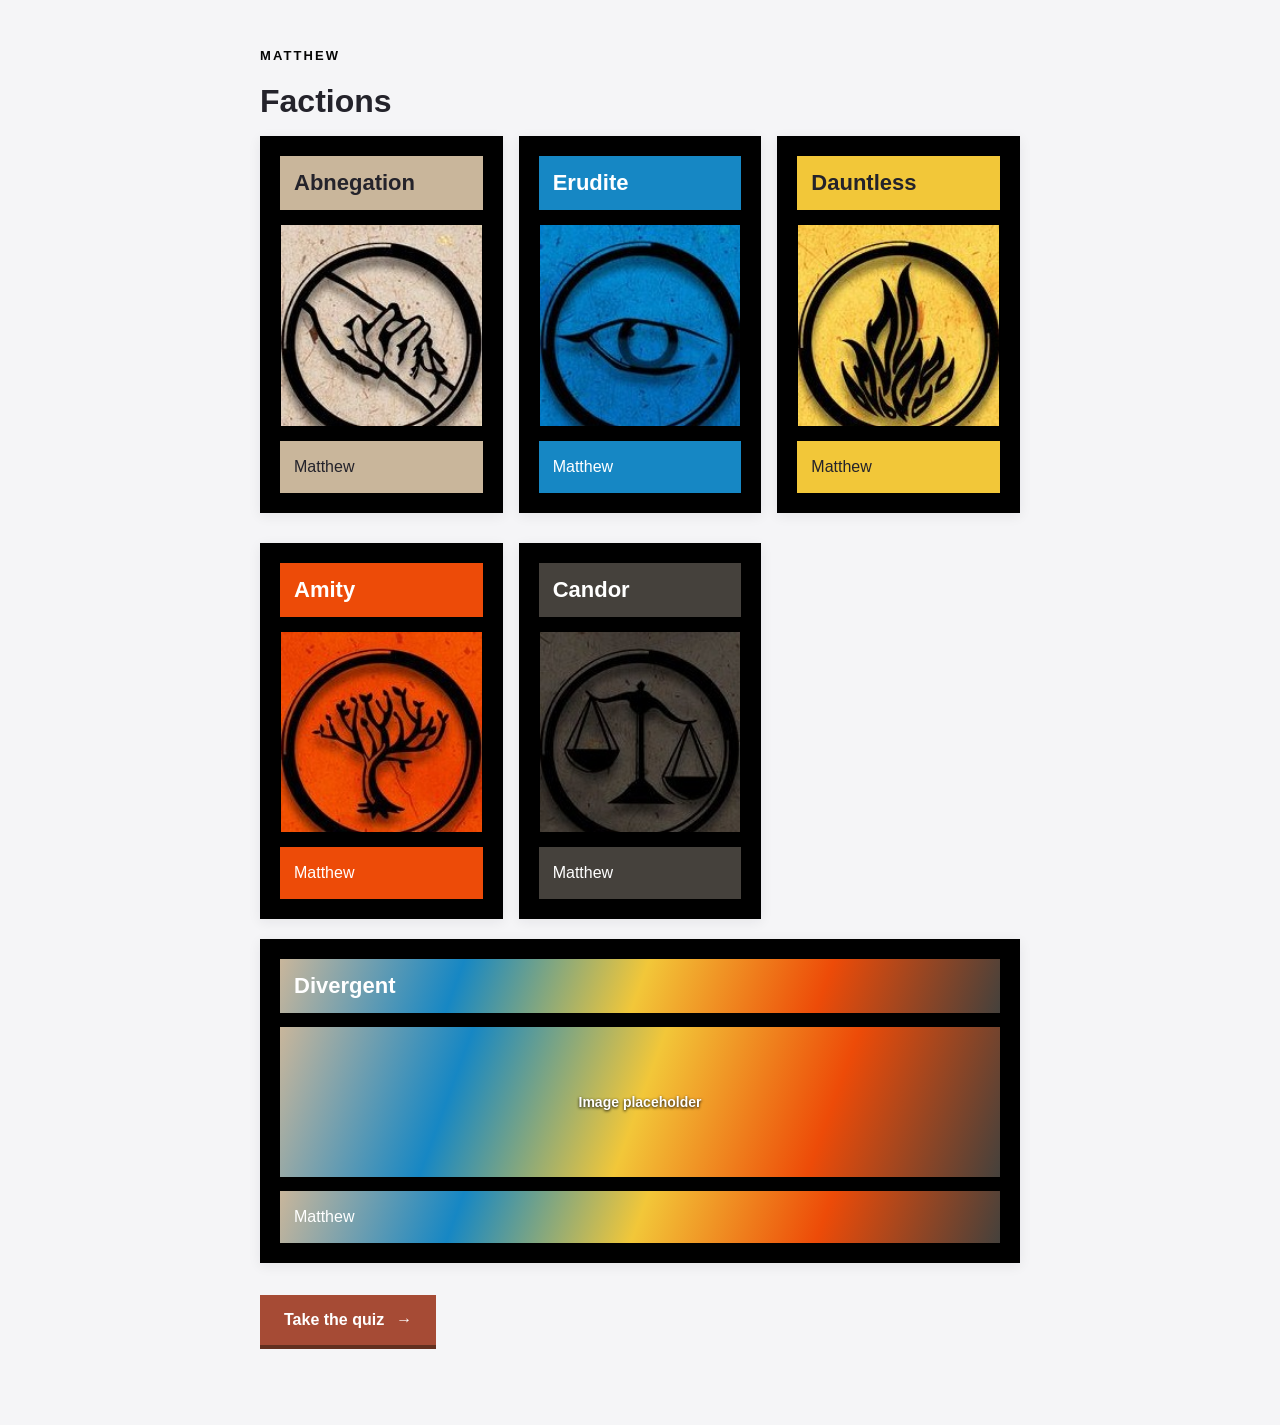
<file: index.html>
<!DOCTYPE html>
<html lang="en">
<head>
    <meta charset="UTF-8">
    <meta name="viewport" content="width=device-width, initial-scale=1.0">
    <title>Which Faction Are You? | Matthew</title>
    <link href="style.css" rel="stylesheet" type="text/css"/>
</head>
<body>
    <main>
        <section id="info">Matthew</section>
        <section class="factions-section" aria-labelledby="factions-heading">
            <h1 id="factions-heading">Factions</h1>
            <div class="faction-list">
                <article class="faction-card faction-abnegation">
                    <h2>Abnegation</h2>
                    <div class="faction-image">
                        <img src="images/abnegation.jpg" alt="Abnegation symbol">
                    </div>
                    <p>Matthew</p>
                </article>
                <article class="faction-card faction-erudite">
                    <h2>Erudite</h2>
                    <div class="faction-image">
                        <img src="images/erudite.jpg" alt="Erudite symbol">
                    </div>
                    <p>Matthew</p>
                </article>
                <article class="faction-card faction-dauntless">
                    <h2>Dauntless</h2>
                    <div class="faction-image">
                        <img src="images/dauntless.jpg" alt="Dauntless symbol">
                    </div>
                    <p>Matthew</p>
                </article>
                <article class="faction-card faction-amity">
                    <h2>Amity</h2>
                    <div class="faction-image">
                        <img src="images/amity.jpg" alt="Amity symbol">
                    </div>
                    <p>Matthew</p>
                </article>
                <article class="faction-card faction-candor">
                    <h2>Candor</h2>
                    <div class="faction-image">
                        <img src="images/candor.jpg" alt="Candor symbol">
                    </div>
                    <p>Matthew</p>
                </article>
            </div>
            <article class="divergent-card">
                <h2>Divergent</h2>
                <div class="divergent-image" role="img" aria-label="Blended faction-color image placeholder">
                    Image placeholder
                </div>
                <p>Matthew</p>
            </article>
        </section>
        <button id="take-quiz" type="button">Take the quiz <span aria-hidden="true">&rarr;</span></button>
        <section id="trivia" aria-label="Faction quiz" hidden></section>
    </main>
    <script src="script.js"></script>
</body>
</html>
</file>
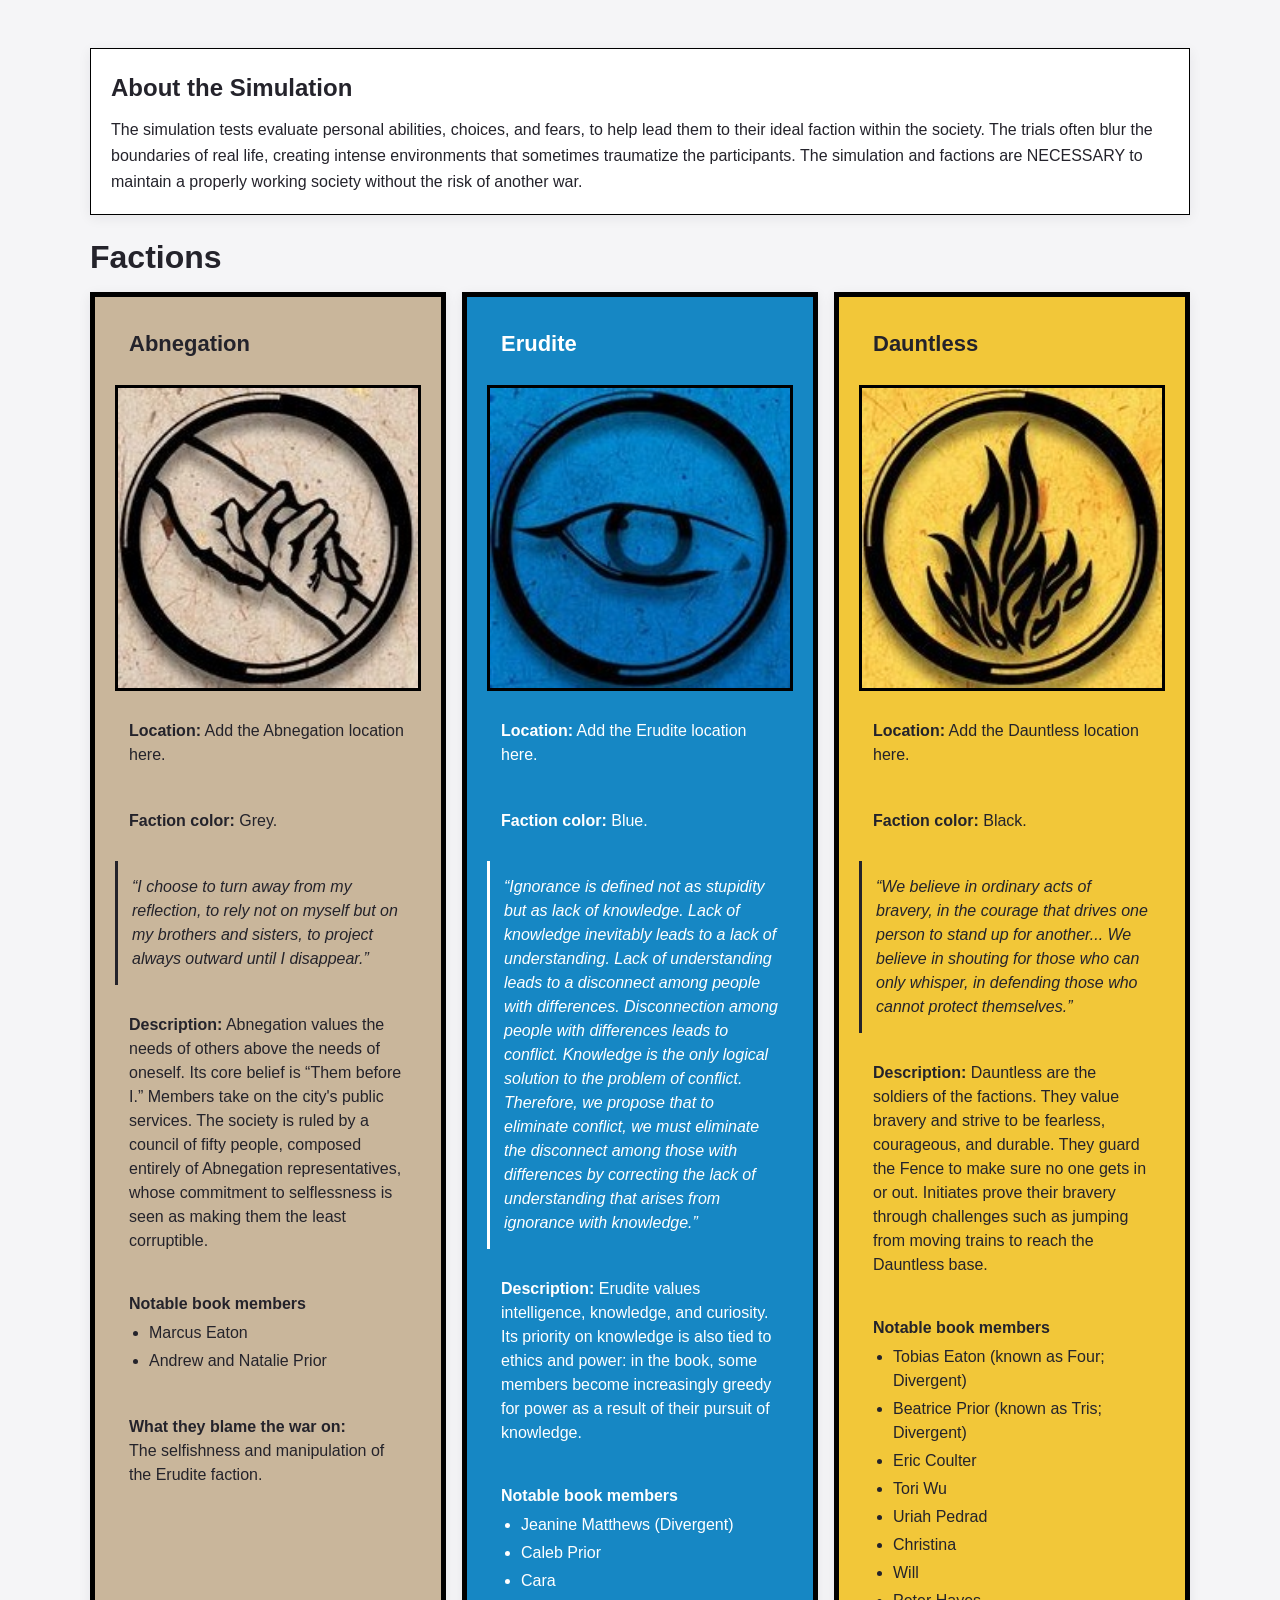
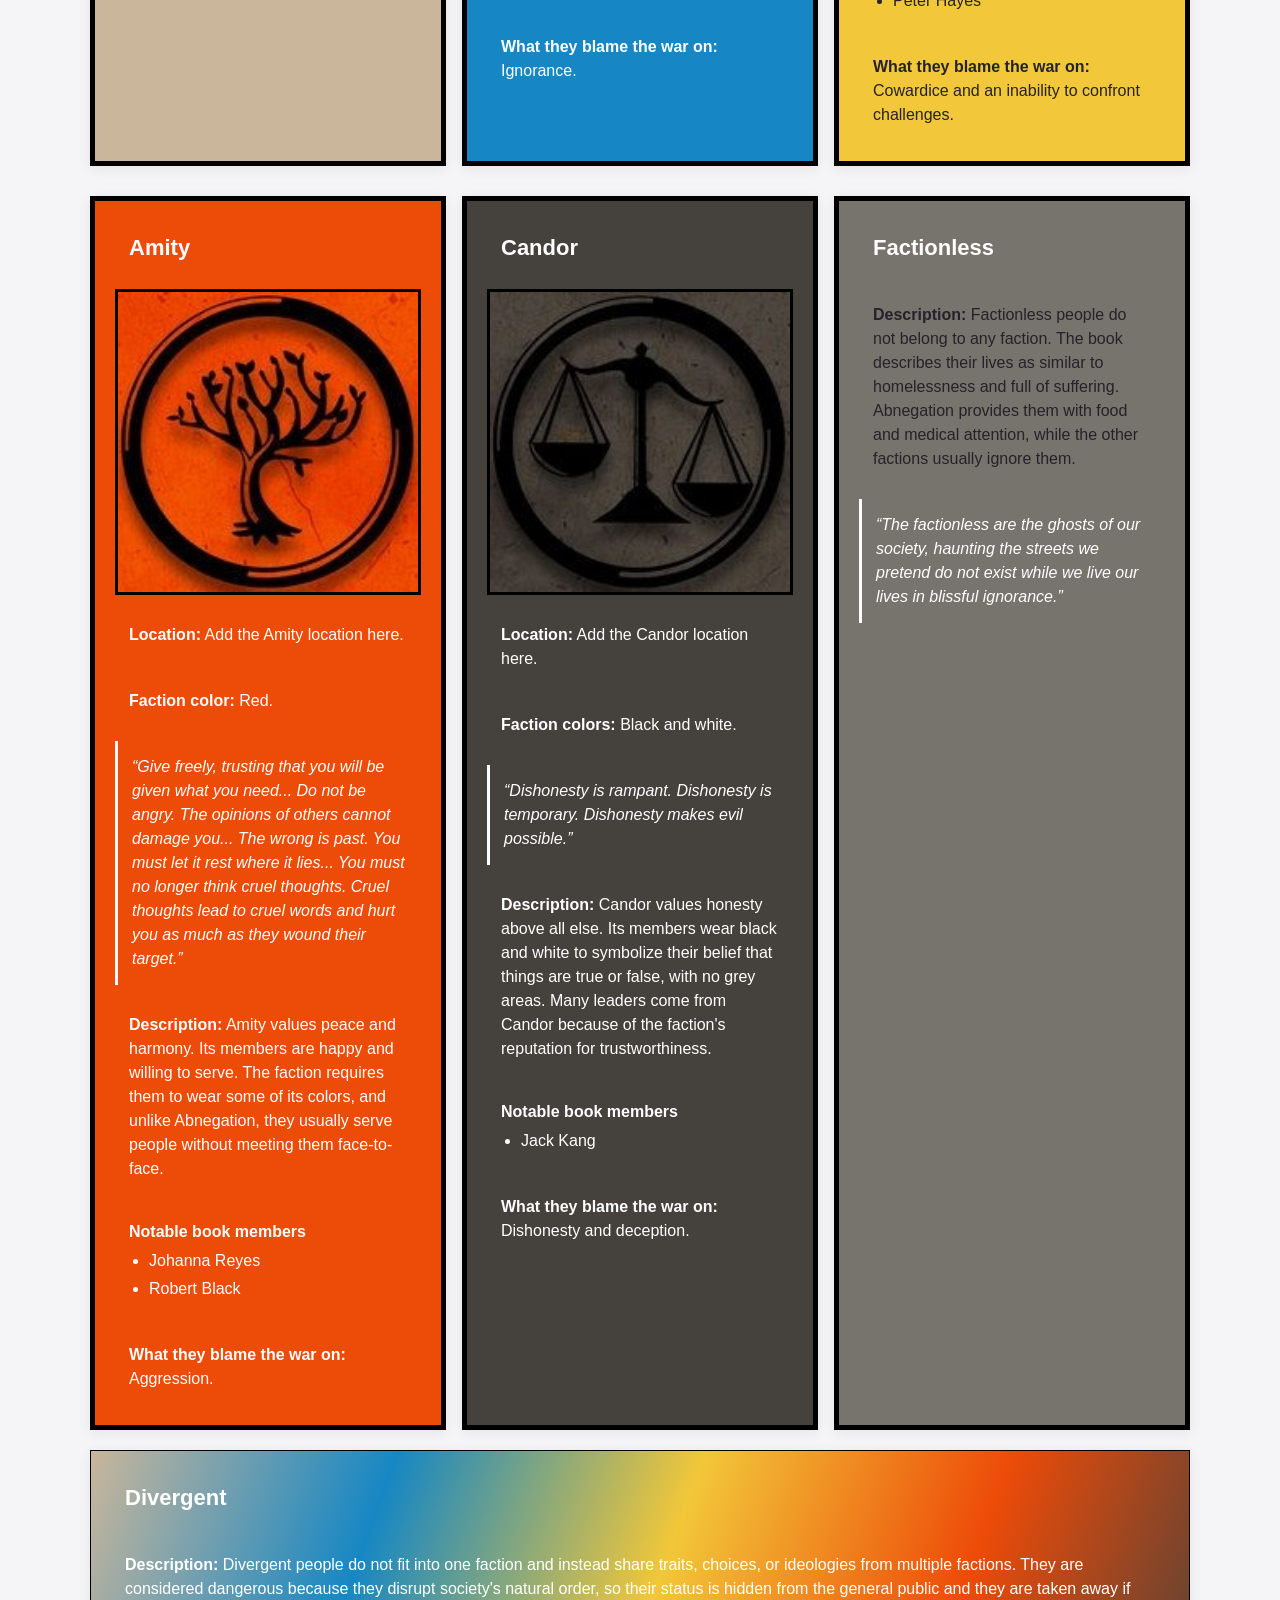
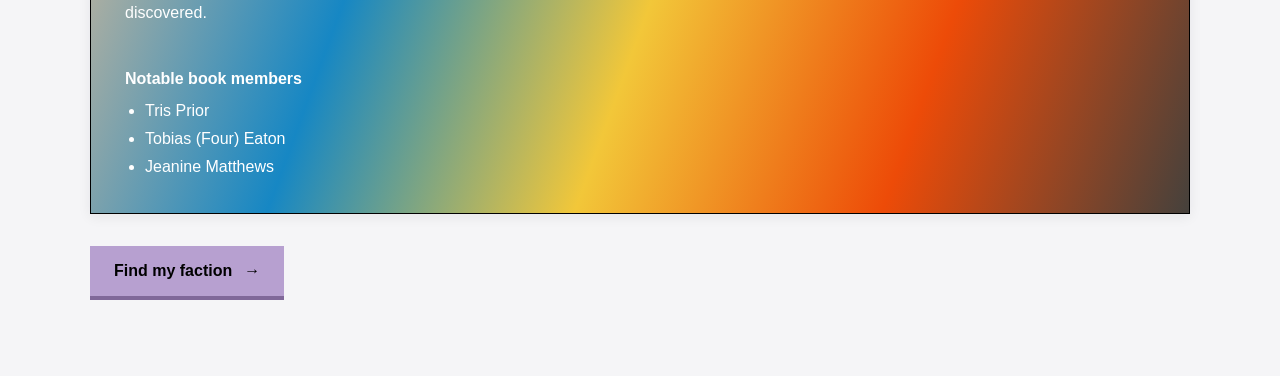
<file: EnglishWebsiteProject-main/index.html>
<!DOCTYPE html>
<html lang="en">
<head>
    <meta charset="UTF-8">
    <meta name="viewport" content="width=device-width, initial-scale=1.0">
    <title>Which Faction Are You???? | Matthew</title>
    <link href="style.css" rel="stylesheet" type="text/css"/>
</head>
<body>
    <main>
        <section id="info"></section>
        <section class="factions-section" aria-labelledby="factions-heading">
            <section class="simulation-intro" aria-labelledby="simulation-heading">
                <h2 id="simulation-heading">About the Simulation</h2>
                <p>The simulation tests evaluate personal abilities, choices, and fears, to help lead them to their ideal faction within the society. The trials often blur the boundaries of real life, creating intense environments that sometimes traumatize the participants. The simulation and factions are NECESSARY to maintain a properly working society without the risk of another war.</p>
            </section>
            <h1 id="factions-heading">Factions</h1>
            <div class="faction-list">
                <article class="faction-card faction-abnegation">
                    <h2>Abnegation</h2>
                    <div class="faction-image">
                        <img src="images/abnegation.jpg" alt="Abnegation symbol">
                    </div>
                    <p class="faction-location"><strong>Location:</strong> Add the Abnegation location here.</p>
                    <p class="faction-colors"><strong>Faction color:</strong> Grey.</p>
                    <blockquote class="faction-quote">“I choose to turn away from my reflection, to rely not on myself but on my brothers and sisters, to project always outward until I disappear.”</blockquote>
                    <p class="faction-description"><strong>Description:</strong> Abnegation values the needs of others above the needs of oneself. Its core belief is “Them before I.” Members take on the city's public services. The society is ruled by a council of fifty people, composed entirely of Abnegation representatives, whose commitment to selflessness is seen as making them the least corruptible.</p>
                    <div class="faction-members">
                        <h3>Notable book members</h3>
                        <ul>
                            <li>Marcus Eaton</li>
                            <li>Andrew and Natalie Prior</li>
                        </ul>
                    </div>
                    <p class="faction-war"><strong>What they blame the war on: 
                        <br>
                    </strong> 
                        The selfishness and manipulation of the Erudite faction.</p>
                </article>
                <article class="faction-card faction-erudite">
                    <h2>Erudite</h2>
                    <div class="faction-image">
                        <img src="images/erudite.jpg" alt="Erudite symbol">
                    </div>
                    <p class="faction-location"><strong>Location:</strong> Add the Erudite location here.</p>
                    <p class="faction-colors"><strong>Faction color:</strong> Blue.</p>
                    <blockquote class="faction-quote">“Ignorance is defined not as stupidity but as lack of knowledge. Lack of knowledge inevitably leads to a lack of understanding. Lack of understanding leads to a disconnect among people with differences. Disconnection among people with differences leads to conflict. Knowledge is the only logical solution to the problem of conflict. Therefore, we propose that to eliminate conflict, we must eliminate the disconnect among those with differences by correcting the lack of understanding that arises from ignorance with knowledge.”</blockquote>
                    <p class="faction-description"><strong>Description:</strong> Erudite values intelligence, knowledge, and curiosity. Its priority on knowledge is also tied to ethics and power: in the book, some members become increasingly greedy for power as a result of their pursuit of knowledge.</p>
                    <div class="faction-members">
                        <h3>Notable book members</h3>
                        <ul>
                            <li>Jeanine Matthews (Divergent)</li>
                            <li>Caleb Prior</li>
                            <li>Cara</li>
                        </ul>
                    </div>
                    <p class="faction-war"><strong>What they blame the war on:</strong> Ignorance.</p>
                </article>
                <article class="faction-card faction-dauntless">
                    <h2>Dauntless</h2>
                    <div class="faction-image">
                        <img src="images/dauntless.jpg" alt="Dauntless symbol">
                    </div>
                    <p class="faction-location"><strong>Location:</strong> Add the Dauntless location here.</p>
                    <p class="faction-colors"><strong>Faction color:</strong> Black.</p>
                    <blockquote class="faction-quote">“We believe in ordinary acts of bravery, in the courage that drives one person to stand up for another... We believe in shouting for those who can only whisper, in defending those who cannot protect themselves.”</blockquote>
                    <p class="faction-description"><strong>Description:</strong> Dauntless are the soldiers of the factions. They value bravery and strive to be fearless, courageous, and durable. They guard the Fence to make sure no one gets in or out. Initiates prove their bravery through challenges such as jumping from moving trains to reach the Dauntless base.</p>
                    <div class="faction-members">
                        <h3>Notable book members</h3>
                        <ul>
                            <li>Tobias Eaton (known as Four; Divergent)</li>
                            <li>Beatrice Prior (known as Tris; Divergent)</li>
                            <li>Eric Coulter</li>
                            <li>Tori Wu</li>
                            <li>Uriah Pedrad</li>
                            <li>Christina</li>
                            <li>Will</li>
                            <li>Peter Hayes</li>
                        </ul>
                    </div>
                    <p class="faction-war"><strong>What they blame the war on:</strong> Cowardice and an inability to confront challenges.</p>
                </article>
                <article class="faction-card faction-amity">
                    <h2>Amity</h2>
                    <div class="faction-image">
                        <img src="images/amity.jpg" alt="Amity symbol">
                    </div>
                    <p class="faction-location"><strong>Location:</strong> Add the Amity location here.</p>
                    <p class="faction-colors"><strong>Faction color:</strong> Red.</p>
                    <blockquote class="faction-quote">“Give freely, trusting that you will be given what you need... Do not be angry. The opinions of others cannot damage you... The wrong is past. You must let it rest where it lies... You must no longer think cruel thoughts. Cruel thoughts lead to cruel words and hurt you as much as they wound their target.”</blockquote>
                    <p class="faction-description"><strong>Description:</strong> Amity values peace and harmony. Its members are happy and willing to serve. The faction requires them to wear some of its colors, and unlike Abnegation, they usually serve people without meeting them face-to-face.</p>
                    <div class="faction-members">
                        <h3>Notable book members</h3>
                        <ul>
                            <li>Johanna Reyes</li>
                            <li>Robert Black</li>
                        </ul>
                    </div>
                    <p class="faction-war"><strong>What they blame the war on:</strong> Aggression.</p>
                </article>
                <article class="faction-card faction-candor">
                    <h2>Candor</h2>
                    <div class="faction-image">
                        <img src="images/candor.jpg" alt="Candor symbol">
                    </div>
                    <p class="faction-location"><strong>Location:</strong> Add the Candor location here.</p>
                    <p class="faction-colors"><strong>Faction colors:</strong> Black and white.</p>
                    <blockquote class="faction-quote">“Dishonesty is rampant. Dishonesty is temporary. Dishonesty makes evil possible.”</blockquote>
                    <p class="faction-description"><strong>Description:</strong> Candor values honesty above all else. Its members wear black and white to symbolize their belief that things are true or false, with no grey areas. Many leaders come from Candor because of the faction's reputation for trustworthiness.</p>
                    <div class="faction-members">
                        <h3>Notable book members</h3>
                        <ul>
                            <li>Jack Kang</li>
                        </ul>
                    </div>
                    <p class="faction-war"><strong>What they blame the war on:</strong> Dishonesty and deception.</p>
                </article>
                <article class="faction-card faction-factionless">
                    <h2>Factionless</h2>
                    <p class="faction-description"><strong>Description:</strong> Factionless people do not belong to any faction. The book describes their lives as similar to homelessness and full of suffering. Abnegation provides them with food and medical attention, while the other factions usually ignore them.</p>
                    <blockquote class="faction-quote">“The factionless are the ghosts of our society, haunting the streets we pretend do not exist while we live our lives in blissful ignorance.”</blockquote>
                </article>
            </div>
            <article class="divergent-card">
                <h2>Divergent</h2>
                <p class="divergent-description"><strong>Description:</strong> Divergent people do not fit into one faction and instead share traits, choices, or ideologies from multiple factions. They are considered dangerous because they disrupt society's natural order, so their status is hidden from the general public and they are taken away if discovered.</p>
                <div class="divergent-members">
                    <h3>Notable book members</h3>
                    <ul>
                        <li>Tris Prior</li>
                        <li>Tobias (Four) Eaton</li>
                        <li>Jeanine Matthews</li>
                    </ul>
                </div>
            </article>
        </section>
        <button id="take-quiz" type="button">Find my faction <span aria-hidden="true">&rarr;</span></button>
        <section id="trivia" aria-label="Faction quiz" hidden></section>
    </main>
    <script src="script.js"></script>
</body>
</html>
</file>
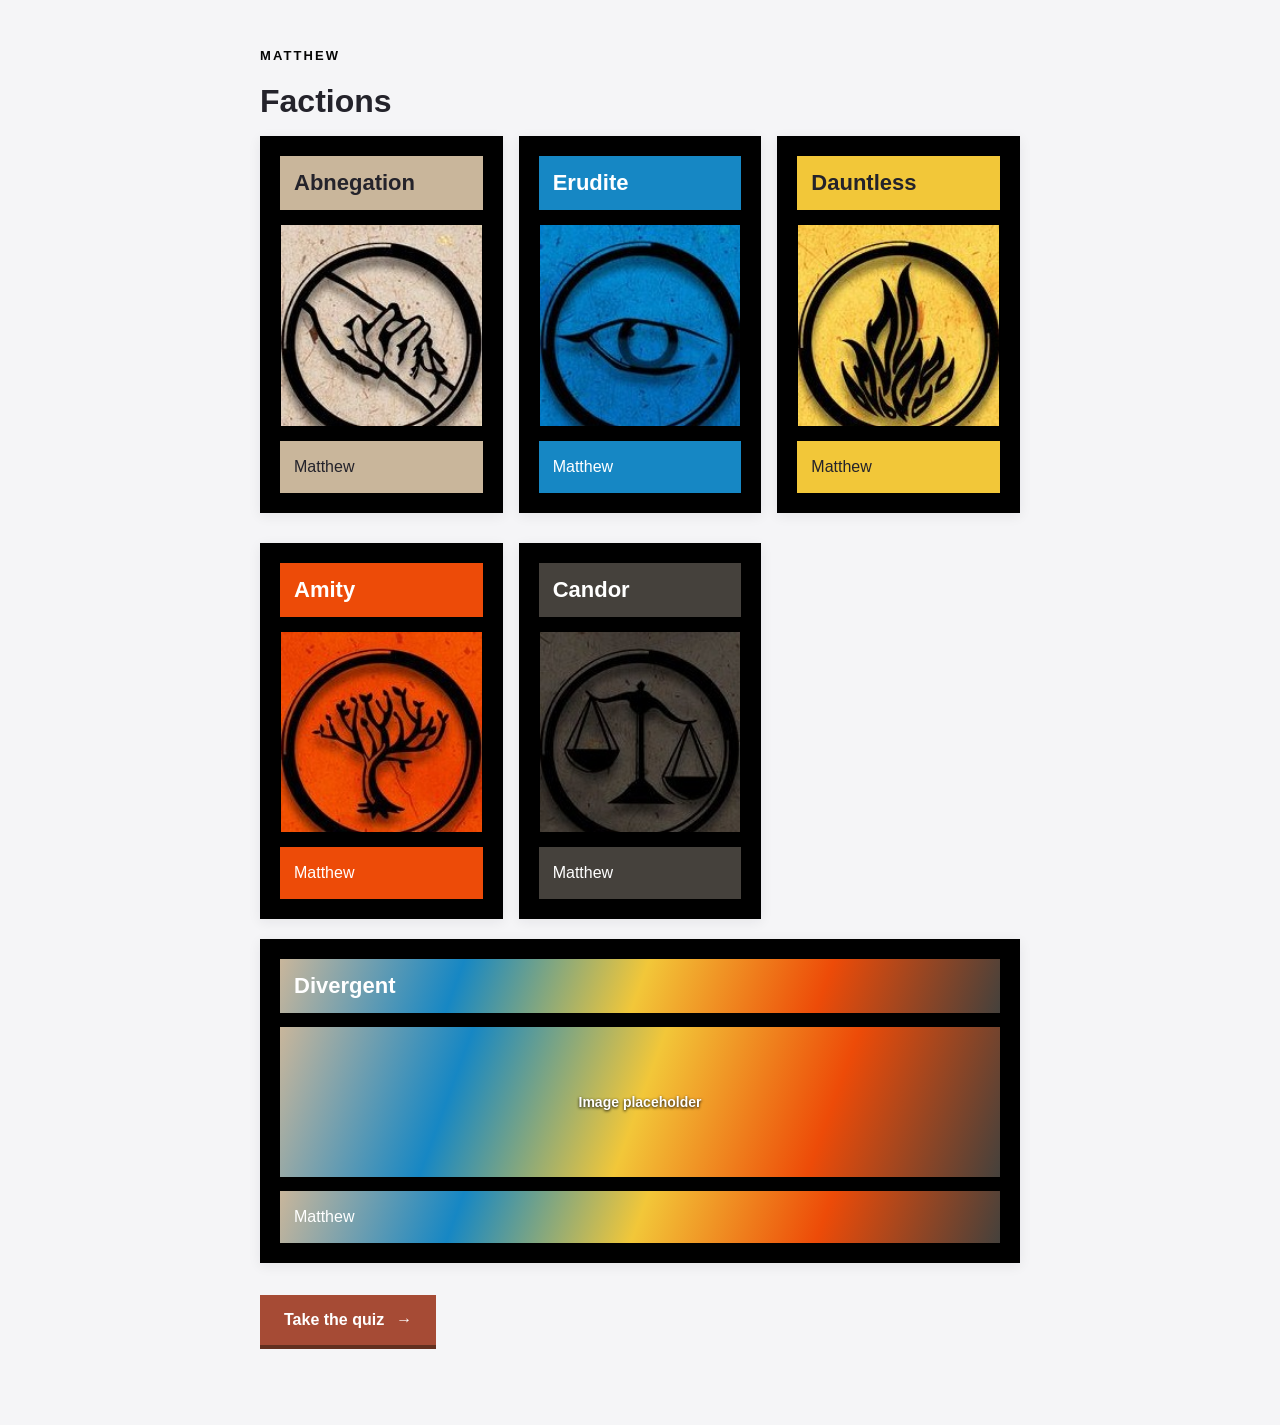
<file: Matthew.html>
<!DOCTYPE html>
<html lang="en">
<head>
    <meta charset="UTF-8">
    <meta name="viewport" content="width=device-width, initial-scale=1.0">
    <title>Which Faction Are You? | Matthew</title>
    <link href="style.css" rel="stylesheet" type="text/css"/>
</head>
<body>
    <main>
        <section id="info">Matthew</section>
        <section class="factions-section" aria-labelledby="factions-heading">
            <h1 id="factions-heading">Factions</h1>
            <div class="faction-list">
                <article class="faction-card faction-abnegation">
                    <h2>Abnegation</h2>
                    <div class="faction-image">
                        <img src="images/abnegation.jpg" alt="Abnegation symbol">
                    </div>
                    <p>Matthew</p>
                </article>
                <article class="faction-card faction-erudite">
                    <h2>Erudite</h2>
                    <div class="faction-image">
                        <img src="images/erudite.jpg" alt="Erudite symbol">
                    </div>
                    <p>Matthew</p>
                </article>
                <article class="faction-card faction-dauntless">
                    <h2>Dauntless</h2>
                    <div class="faction-image">
                        <img src="images/dauntless.jpg" alt="Dauntless symbol">
                    </div>
                    <p>Matthew</p>
                </article>
                <article class="faction-card faction-amity">
                    <h2>Amity</h2>
                    <div class="faction-image">
                        <img src="images/amity.jpg" alt="Amity symbol">
                    </div>
                    <p>Matthew</p>
                </article>
                <article class="faction-card faction-candor">
                    <h2>Candor</h2>
                    <div class="faction-image">
                        <img src="images/candor.jpg" alt="Candor symbol">
                    </div>
                    <p>Matthew</p>
                </article>
            </div>
            <article class="divergent-card">
                <h2>Divergent</h2>
                <div class="divergent-image" role="img" aria-label="Blended faction-color image placeholder">
                    Image placeholder
                </div>
                <p>Matthew</p>
            </article>
        </section>
        <button id="take-quiz" type="button">Take the quiz <span aria-hidden="true">&rarr;</span></button>
        <section id="trivia" aria-label="Faction quiz" hidden></section>
    </main>
    <script src="script.js"></script>
</body>
</html>
</file>
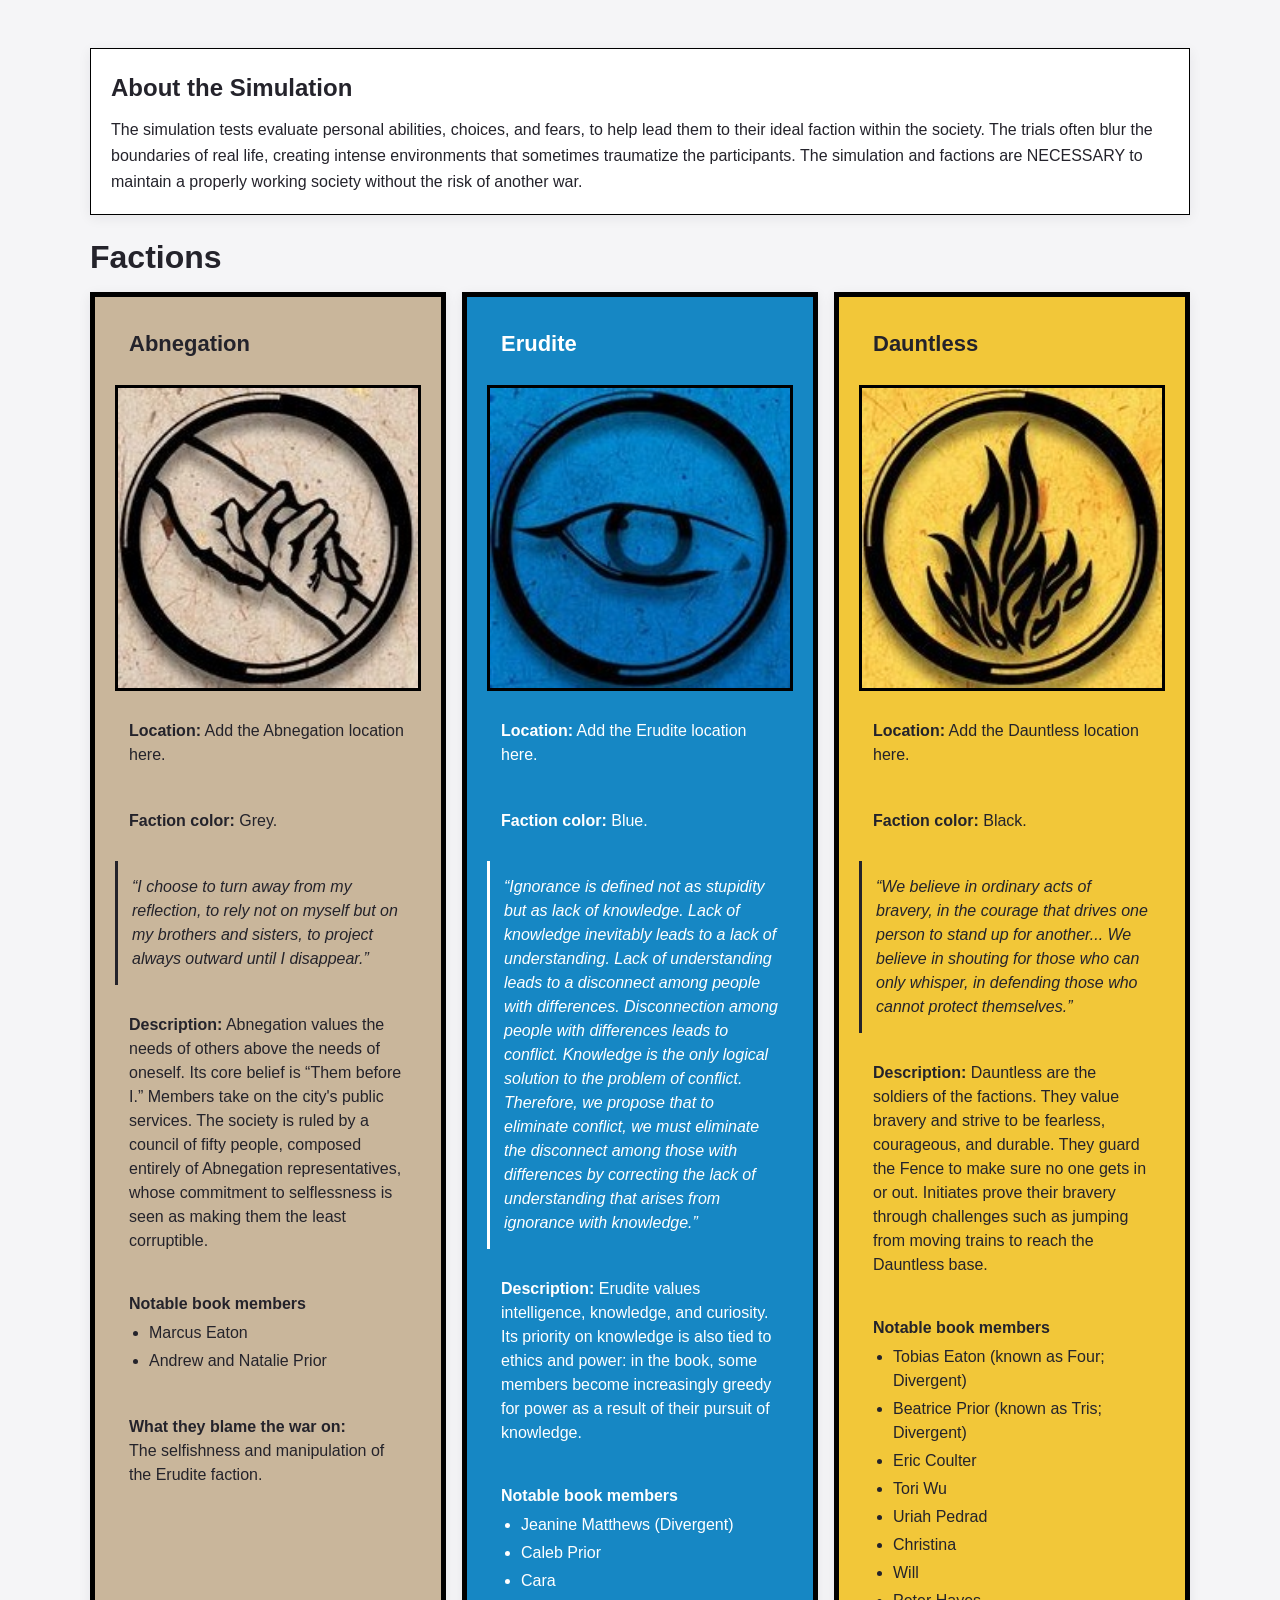
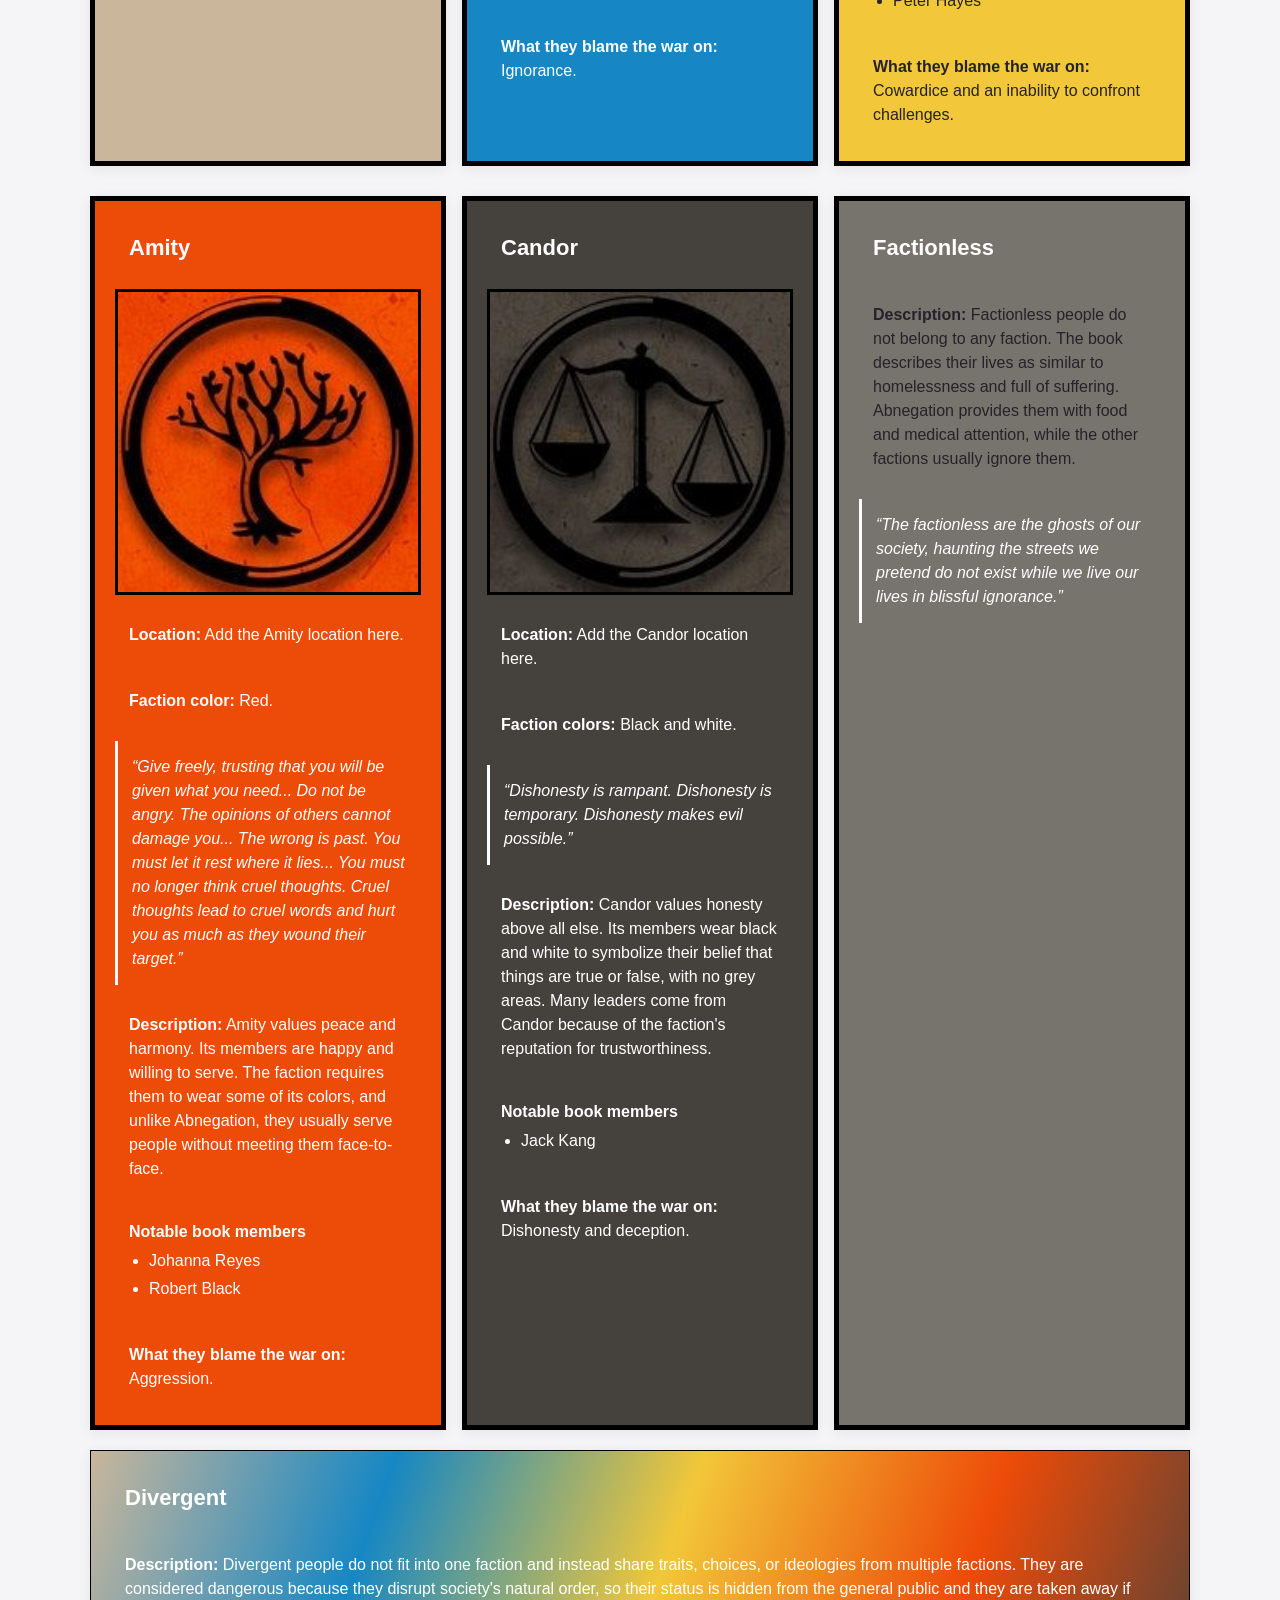
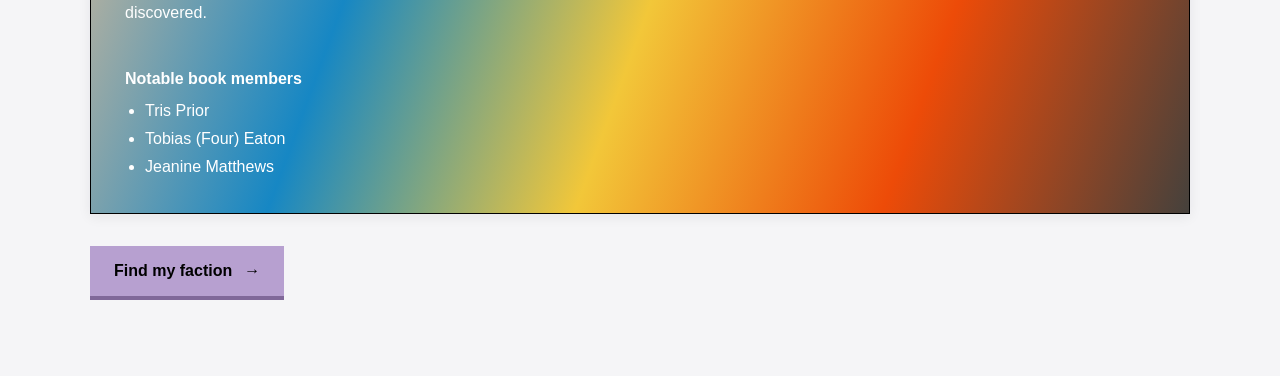
<file: EnglishWebsiteProject-main/Matthew.html>
<!DOCTYPE html>
<html lang="en">
<head>
    <meta charset="UTF-8">
    <meta name="viewport" content="width=device-width, initial-scale=1.0">
    <title>Which Faction Are You???? | Matthew</title>
    <link href="style.css" rel="stylesheet" type="text/css"/>
</head>
<body>
    <main>
        <section id="info"></section>
        <section class="factions-section" aria-labelledby="factions-heading">
            <section class="simulation-intro" aria-labelledby="simulation-heading">
                <h2 id="simulation-heading">About the Simulation</h2>
                <p>The simulation tests evaluate personal abilities, choices, and fears, to help lead them to their ideal faction within the society. The trials often blur the boundaries of real life, creating intense environments that sometimes traumatize the participants. The simulation and factions are NECESSARY to maintain a properly working society without the risk of another war.</p>
            </section>
            <h1 id="factions-heading">Factions</h1>
            <div class="faction-list">
                <article class="faction-card faction-abnegation">
                    <h2>Abnegation</h2>
                    <div class="faction-image">
                        <img src="images/abnegation.jpg" alt="Abnegation symbol">
                    </div>
                    <p class="faction-location"><strong>Location:</strong> Add the Abnegation location here.</p>
                    <p class="faction-colors"><strong>Faction color:</strong> Grey.</p>
                    <blockquote class="faction-quote">“I choose to turn away from my reflection, to rely not on myself but on my brothers and sisters, to project always outward until I disappear.”</blockquote>
                    <p class="faction-description"><strong>Description:</strong> Abnegation values the needs of others above the needs of oneself. Its core belief is “Them before I.” Members take on the city's public services. The society is ruled by a council of fifty people, composed entirely of Abnegation representatives, whose commitment to selflessness is seen as making them the least corruptible.</p>
                    <div class="faction-members">
                        <h3>Notable book members</h3>
                        <ul>
                            <li>Marcus Eaton</li>
                            <li>Andrew and Natalie Prior</li>
                        </ul>
                    </div>
                    <p class="faction-war"><strong>What they blame the war on: 
                        <br>
                    </strong> 
                        The selfishness and manipulation of the Erudite faction.</p>
                </article>
                <article class="faction-card faction-erudite">
                    <h2>Erudite</h2>
                    <div class="faction-image">
                        <img src="images/erudite.jpg" alt="Erudite symbol">
                    </div>
                    <p class="faction-location"><strong>Location:</strong> Add the Erudite location here.</p>
                    <p class="faction-colors"><strong>Faction color:</strong> Blue.</p>
                    <blockquote class="faction-quote">“Ignorance is defined not as stupidity but as lack of knowledge. Lack of knowledge inevitably leads to a lack of understanding. Lack of understanding leads to a disconnect among people with differences. Disconnection among people with differences leads to conflict. Knowledge is the only logical solution to the problem of conflict. Therefore, we propose that to eliminate conflict, we must eliminate the disconnect among those with differences by correcting the lack of understanding that arises from ignorance with knowledge.”</blockquote>
                    <p class="faction-description"><strong>Description:</strong> Erudite values intelligence, knowledge, and curiosity. Its priority on knowledge is also tied to ethics and power: in the book, some members become increasingly greedy for power as a result of their pursuit of knowledge.</p>
                    <div class="faction-members">
                        <h3>Notable book members</h3>
                        <ul>
                            <li>Jeanine Matthews (Divergent)</li>
                            <li>Caleb Prior</li>
                            <li>Cara</li>
                        </ul>
                    </div>
                    <p class="faction-war"><strong>What they blame the war on:</strong> Ignorance.</p>
                </article>
                <article class="faction-card faction-dauntless">
                    <h2>Dauntless</h2>
                    <div class="faction-image">
                        <img src="images/dauntless.jpg" alt="Dauntless symbol">
                    </div>
                    <p class="faction-location"><strong>Location:</strong> Add the Dauntless location here.</p>
                    <p class="faction-colors"><strong>Faction color:</strong> Black.</p>
                    <blockquote class="faction-quote">“We believe in ordinary acts of bravery, in the courage that drives one person to stand up for another... We believe in shouting for those who can only whisper, in defending those who cannot protect themselves.”</blockquote>
                    <p class="faction-description"><strong>Description:</strong> Dauntless are the soldiers of the factions. They value bravery and strive to be fearless, courageous, and durable. They guard the Fence to make sure no one gets in or out. Initiates prove their bravery through challenges such as jumping from moving trains to reach the Dauntless base.</p>
                    <div class="faction-members">
                        <h3>Notable book members</h3>
                        <ul>
                            <li>Tobias Eaton (known as Four; Divergent)</li>
                            <li>Beatrice Prior (known as Tris; Divergent)</li>
                            <li>Eric Coulter</li>
                            <li>Tori Wu</li>
                            <li>Uriah Pedrad</li>
                            <li>Christina</li>
                            <li>Will</li>
                            <li>Peter Hayes</li>
                        </ul>
                    </div>
                    <p class="faction-war"><strong>What they blame the war on:</strong> Cowardice and an inability to confront challenges.</p>
                </article>
                <article class="faction-card faction-amity">
                    <h2>Amity</h2>
                    <div class="faction-image">
                        <img src="images/amity.jpg" alt="Amity symbol">
                    </div>
                    <p class="faction-location"><strong>Location:</strong> Add the Amity location here.</p>
                    <p class="faction-colors"><strong>Faction color:</strong> Red.</p>
                    <blockquote class="faction-quote">“Give freely, trusting that you will be given what you need... Do not be angry. The opinions of others cannot damage you... The wrong is past. You must let it rest where it lies... You must no longer think cruel thoughts. Cruel thoughts lead to cruel words and hurt you as much as they wound their target.”</blockquote>
                    <p class="faction-description"><strong>Description:</strong> Amity values peace and harmony. Its members are happy and willing to serve. The faction requires them to wear some of its colors, and unlike Abnegation, they usually serve people without meeting them face-to-face.</p>
                    <div class="faction-members">
                        <h3>Notable book members</h3>
                        <ul>
                            <li>Johanna Reyes</li>
                            <li>Robert Black</li>
                        </ul>
                    </div>
                    <p class="faction-war"><strong>What they blame the war on:</strong> Aggression.</p>
                </article>
                <article class="faction-card faction-candor">
                    <h2>Candor</h2>
                    <div class="faction-image">
                        <img src="images/candor.jpg" alt="Candor symbol">
                    </div>
                    <p class="faction-location"><strong>Location:</strong> Add the Candor location here.</p>
                    <p class="faction-colors"><strong>Faction colors:</strong> Black and white.</p>
                    <blockquote class="faction-quote">“Dishonesty is rampant. Dishonesty is temporary. Dishonesty makes evil possible.”</blockquote>
                    <p class="faction-description"><strong>Description:</strong> Candor values honesty above all else. Its members wear black and white to symbolize their belief that things are true or false, with no grey areas. Many leaders come from Candor because of the faction's reputation for trustworthiness.</p>
                    <div class="faction-members">
                        <h3>Notable book members</h3>
                        <ul>
                            <li>Jack Kang</li>
                        </ul>
                    </div>
                    <p class="faction-war"><strong>What they blame the war on:</strong> Dishonesty and deception.</p>
                </article>
                <article class="faction-card faction-factionless">
                    <h2>Factionless</h2>
                    <p class="faction-description"><strong>Description:</strong> Factionless people do not belong to any faction. The book describes their lives as similar to homelessness and full of suffering. Abnegation provides them with food and medical attention, while the other factions usually ignore them.</p>
                    <blockquote class="faction-quote">“The factionless are the ghosts of our society, haunting the streets we pretend do not exist while we live our lives in blissful ignorance.”</blockquote>
                </article>
            </div>
            <article class="divergent-card">
                <h2>Divergent</h2>
                <p class="divergent-description"><strong>Description:</strong> Divergent people do not fit into one faction and instead share traits, choices, or ideologies from multiple factions. They are considered dangerous because they disrupt society's natural order, so their status is hidden from the general public and they are taken away if discovered.</p>
                <div class="divergent-members">
                    <h3>Notable book members</h3>
                    <ul>
                        <li>Tris Prior</li>
                        <li>Tobias (Four) Eaton</li>
                        <li>Jeanine Matthews</li>
                    </ul>
                </div>
            </article>
        </section>
        <button id="take-quiz" type="button">Find my faction <span aria-hidden="true">&rarr;</span></button>
        <section id="trivia" aria-label="Faction quiz" hidden></section>
    </main>
    <script src="script.js"></script>
</body>
</html>
</file>
<file: style.css>
:root {
    --faction-abnegation: #c9b69b;
    --faction-erudite: #1687c4;
    --faction-dauntless: #f2c739;
    --faction-amity: #ed4b08;
    --faction-candor: #45413c;
}

* {
    box-sizing: border-box;
}

body {
    margin: 0;
    min-height: 100vh;
    background: #f5f5f7;
    color: #24232b;
    font-family: Arial, Helvetica, sans-serif;
}

main {
    width: min(100% - 32px, 760px);
    margin: 48px auto 80px;
}

#info {
    margin-bottom: 20px;
    color: #050505;
    font-size: 13px;
    font-weight: 800;
    letter-spacing: 0.16em;
    text-transform: uppercase;
}

.factions-section {
    margin-bottom: 32px;
}

.factions-section > h1 {
    margin: 0 0 16px;
    font-size: clamp(24px, 5vw, 32px);
}

.faction-list {
    display: grid;
    grid-template-columns: repeat(auto-fit, minmax(220px, 1fr));
    column-gap: 16px;
    row-gap: 30px;
}

.divergent-card {
    padding: 20px;
    background: #000;
    box-shadow: 0 3px 12px rgb(34 31 43 / 7%);
}

.faction-card {
    padding: 20px;
    background: #000;
    box-shadow: 0 3px 12px rgb(34 31 43 / 7%);
    color: #fff;
}

.faction-card.faction-abnegation,
.faction-card.faction-dauntless {
    color: #24232b;
}

.faction-abnegation {
    --faction-color: var(--faction-abnegation);
}

.faction-erudite {
    --faction-color: var(--faction-erudite);
}

.faction-dauntless {
    --faction-color: var(--faction-dauntless);
}

.faction-amity {
    --faction-color: var(--faction-amity);
}

.faction-candor {
    --faction-color: var(--faction-candor);
}

.faction-card h2,
.divergent-card h2 {
    margin: 0 0 14px;
    padding: 14px;
    font-size: 22px;
}

.faction-card h2 {
    background: var(--faction-color);
    color: inherit;
}

.divergent-card h2 {
    background: linear-gradient(
        110deg,
        var(--faction-abnegation),
        var(--faction-erudite),
        var(--faction-dauntless),
        var(--faction-amity),
        var(--faction-candor)
    );
    color: #fff;
}

.faction-image,
.divergent-image {
    display: grid;
    min-height: 150px;
    place-items: center;
    color: #24232b;
    font-size: 14px;
    font-weight: 700;
}

.faction-image {
    background: #fff;
    border: 1px solid #000;
}

.faction-image img {
    display: block;
    width: 100%;
    aspect-ratio: 1;
    object-fit: cover;
}

.faction-card p,
.divergent-card p {
    margin: 14px 0 0;
    padding: 14px;
    color: inherit;
    line-height: 1.5;
}

.faction-card p {
    background: var(--faction-color);
}

.faction-card.faction-abnegation p,
.faction-card.faction-dauntless p {
    color: #24232b;
}

.divergent-card p {
    background: linear-gradient(
        110deg,
        var(--faction-abnegation),
        var(--faction-erudite),
        var(--faction-dauntless),
        var(--faction-amity),
        var(--faction-candor)
    );
    color: #fff;
}

.divergent-card {
    margin-top: 20px;
}

.divergent-image {
    background: linear-gradient(
        110deg,
        var(--faction-abnegation),
        var(--faction-erudite),
        var(--faction-dauntless),
        var(--faction-amity),
        var(--faction-candor)
    );
    color: #fff;
    text-shadow: 0 1px 3px #000;
}

#take-quiz {
    display: inline-flex;
    align-items: center;
    gap: 12px;
    padding: 16px 24px;
    border: 0;
    border-radius: 0;
    background: #a64b35;
    box-shadow: 0 4px 0 #63301f;
    color: #fff;
    cursor: pointer;
    font-size: 16px;
    font-weight: 800;
    transition: background 160ms ease, transform 160ms ease, box-shadow 160ms ease;
}

#take-quiz:hover {
    transform: translateY(-2px);
    background: #853c2c;
    box-shadow: 0 6px 0 #63301f;
}

#take-quiz:active {
    transform: translateY(2px);
    box-shadow: 0 2px 0 #63301f;
}

#take-quiz:focus-visible,
.answer-option:focus-visible {
    outline: 3px solid #292735;
    outline-offset: 3px;
}

#trivia {
    margin-top: 42px;
}

#trivia[hidden] {
    display: none;
}

.quiz-header {
    margin-bottom: 22px;
    padding: 30px 32px 26px;
    border-radius: 0;
    background: #292735;
    color: #fff;
}

.eyebrow {
    margin: 0 0 10px;
    color: #d99572;
    font-size: 12px;
    font-weight: 800;
    letter-spacing: 0.14em;
}

.quiz-header h1 {
    margin: 0;
    font-size: clamp(30px, 6vw, 46px);
    line-height: 1.08;
}

.quiz-header > p:not(.eyebrow) {
    margin: 12px 0 24px;
    color: #dedde4;
    font-size: 16px;
    line-height: 1.5;
}

.progress-label {
    display: flex;
    justify-content: space-between;
    margin-bottom: 8px;
    color: #dedde4;
    font-size: 12px;
    font-weight: 700;
}

.progress-track {
    height: 8px;
    overflow: hidden;
    border-radius: 0;
    background: #494753;
}

.progress-fill {
    width: 0;
    height: 100%;
    border-radius: 0;
    background: #d99572;
    transition: width 240ms ease;
}

.question-card {
    margin: 18px 0;
    padding: 26px 30px 30px;
    border: 1px solid #e8e7eb;
    border-radius: 0;
    background: #fff;
    box-shadow: 0 3px 12px rgb(34 31 43 / 5%);
}

.question-card.faction-abnegation,
.question-card.faction-erudite,
.question-card.faction-dauntless,
.question-card.faction-amity,
.question-card.faction-candor {
    --answer-highlight: color-mix(in srgb, var(--faction-color) 20%, white);
    --number-background: color-mix(in srgb, var(--faction-color) 70%, black);
    border-color: var(--faction-color);
    background: var(--faction-color);
    color: #fff;
}

.question-card.faction-abnegation,
.question-card.faction-dauntless {
    color: #24232b;
}

.question-title {
    display: flex;
    align-items: flex-start;
    gap: 14px;
    margin: 0 0 20px;
    font-size: 21px;
    line-height: 1.35;
}

.question-number {
    display: grid;
    width: 34px;
    height: 34px;
    flex: 0 0 34px;
    place-items: center;
    border-radius: 0;
    background: var(--number-background, #a64b35);
    color: #fff;
    font-size: 13px;
    font-weight: 800;
}

.answer-list {
    display: grid;
    gap: 10px;
}

.answer-option {
    width: 100%;
    padding: 14px 17px;
    border: 2px solid #e8e7eb;
    border-radius: 0;
    background: #fff;
    color: #292735;
    cursor: pointer;
    font: inherit;
    font-size: 15px;
    text-align: left;
    transition: border-color 150ms ease, background 150ms ease, color 150ms ease;
}

.answer-option:not(:disabled):hover {
    border-color: var(--answer-highlight, #a64b35);
    background: var(--answer-highlight, #f1ddd4);
    color: #292735;
}

.answer-option.selected {
    border-color: var(--answer-highlight, #a64b35);
    background: var(--answer-highlight, #f1ddd4);
    color: #292735;
    font-weight: 700;
}

.answer-option:disabled:not(.selected) {
    color: #9997a0;
    cursor: default;
}

.results-card {
    display: none;
    margin-top: 24px;
    padding: 30px;
    border-radius: 0;
    background: #fff;
    box-shadow: 0 3px 12px rgb(34 31 43 / 7%);
}

.results-card.is-visible {
    display: block;
    animation: result-appear 300ms ease both;
}

.results-card h2 {
    margin: 0 0 24px;
    font-size: clamp(26px, 5vw, 36px);
}

.results-card h2 span {
    color: #a64b35;
}

.score-list {
    display: grid;
    grid-template-columns: repeat(auto-fit, minmax(150px, 1fr));
    gap: 10px;
}

.score-list p {
    display: flex;
    justify-content: space-between;
    gap: 12px;
    margin: 0;
    padding: 13px 15px;
    border-radius: 0;
    background: #f5f5f7;
    font-size: 14px;
}

.score-list strong {
    color: #a64b35;
}

@keyframes result-appear {
    from {
        opacity: 0;
        transform: translateY(10px);
    }

    to {
        opacity: 1;
        transform: translateY(0);
    }
}

@media (max-width: 520px) {
    main {
        width: min(100% - 24px, 760px);
        margin-top: 32px;
    }

    .quiz-header,
    .question-card,
    .results-card {
        padding: 22px 18px;
    }

    .faction-card,
    .divergent-card {
        padding: 16px;
    }
    .question-title {
        gap: 10px;
        font-size: 18px;
    }
}

@media (prefers-reduced-motion: reduce) {
    *,
    *::before,
    *::after {
        scroll-behavior: auto !important;
        animation-duration: 0.01ms !important;
        animation-iteration-count: 1 !important;
        transition-duration: 0.01ms !important;
    }
}
</file>
<file: EnglishWebsiteProject-main/style.css>
:root {
    --faction-abnegation: #c9b69b;
    --faction-erudite: #1687c4;
    --faction-dauntless: #f2c739;
    --faction-amity: #ed4b08;
    --faction-candor: #45413c;
}

* {
    box-sizing: border-box;
}

body {
    margin: 0;
    min-height: 100vh;
    background: #f5f5f7;
    color: #24232b;
    font-family: Arial, Helvetica, sans-serif;
}

main {
    width: min(100% - 32px, 1100px);
    margin: 48px auto 80px;
}

#info {
    margin-bottom: 20px;
    color: #050505;
    font-size: 13px;
    font-weight: 800;
    letter-spacing: 0.16em;
    text-transform: uppercase;
}

.factions-section {
    margin-bottom: 32px;
}

.factions-section > h1 {
    margin: 0 0 16px;
    font-size: clamp(24px, 5vw, 32px);
}

.simulation-intro {
    margin-bottom: 24px;
    padding: 20px;
    border: 1px solid #000;
    background: #fff;
    box-shadow: 0 3px 12px rgb(34 31 43 / 7%);
    line-height: 1.6;
}

.simulation-intro h2 {
    margin: 0 0 10px;
}

.simulation-intro p {
    margin: 0;
}

.faction-list {
    display: grid;
    grid-template-columns: repeat(auto-fit, minmax(300px, 1fr));
    column-gap: 16px;
    row-gap: 30px;
}

.divergent-card {
    padding: 20px;
    border: 1px solid #000;
    background: linear-gradient(
        110deg,
        var(--faction-abnegation),
        var(--faction-erudite),
        var(--faction-dauntless),
        var(--faction-amity),
        var(--faction-candor)
    );
    box-shadow: 0 3px 12px rgb(34 31 43 / 7%);
}

.faction-card {
    padding: 20px;
    border: 5px solid #000;
    background: var(--faction-color);
    box-shadow: 0 3px 12px rgb(34 31 43 / 7%);
    color: #fff;
}

.faction-card.faction-abnegation,
.faction-card.faction-dauntless {
    color: #24232b;
}

.faction-abnegation {
    --faction-color: var(--faction-abnegation);
}

.faction-erudite {
    --faction-color: var(--faction-erudite);
}

.faction-dauntless {
    --faction-color: var(--faction-dauntless);
}

.faction-amity {
    --faction-color: var(--faction-amity);
}

.faction-candor {
    --faction-color: var(--faction-candor);
}

.faction-factionless {
    --faction-color: #77736d;
}

.faction-card h2,
.divergent-card h2 {
    margin: 0 0 14px;
    padding: 14px;
    font-size: 22px;
}

.faction-card h2 {
    color: inherit;
}

.divergent-card h2 {
    color: #fff;
}

.faction-image {
    display: grid;
    min-height: 150px;
    place-items: center;
    color: #24232b;
    font-size: 14px;
    font-weight: 700;
}

.faction-image {
    background: #fff;
    border: 3px solid #000;
}

.faction-image img {
    display: block;
    width: 100%;
    aspect-ratio: 1;
    object-fit: contain;
}

.faction-card p,
.divergent-card p {
    margin: 14px 0 0;
    padding: 14px;
    color: inherit;
    line-height: 1.5;
}

.faction-card blockquote {
    margin: 14px 0 0;
    padding: 14px;
    border-left: 3px solid currentColor;
    font-style: italic;
    line-height: 1.5;
}

.faction-members {
    margin-top: 14px;
    padding: 14px;
}

.faction-members h3 {
    margin: 0 0 8px;
    font-size: 16px;
}

.faction-members ul {
    margin: 0;
    padding-left: 20px;
    line-height: 1.5;
}

.faction-members li + li {
    margin-top: 4px;
}

.faction-card.faction-abnegation p,
.faction-card.faction-dauntless p,
.faction-card.faction-factionless p {
    color: #24232b;
}

.divergent-card p {
    color: #fff;
}

.divergent-members {
    margin-top: 14px;
    padding: 14px;
    color: #fff;
    line-height: 1.5;
}

.divergent-members h3 {
    margin: 0 0 8px;
    font-size: 16px;
}

.divergent-members ul {
    margin: 0;
    padding-left: 20px;
}

.divergent-members li + li {
    margin-top: 4px;
}

.divergent-card {
    margin-top: 20px;
}

#take-quiz {
    display: inline-flex;
    align-items: center;
    gap: 12px;
    padding: 16px 24px;
    border: 0;
    border-radius: 0;
    background: #b7a0d0;
    box-shadow: 0 4px 0 #806899;
    color: #000;
    cursor: pointer;
    font-size: 16px;
    font-weight: 800;
    transition: background 160ms ease, transform 160ms ease, box-shadow 160ms ease;
}

#take-quiz:hover {
    transform: translateY(-2px);
    background: #a68abe;
    box-shadow: 0 6px 0 #806899;
}

#take-quiz:active {
    transform: translateY(2px);
    box-shadow: 0 2px 0 #806899;
}

#take-quiz:focus-visible,
.answer-option:focus-visible,
.quiz-navigation button:focus-visible,
.quiz-restart:focus-visible {
    outline: 3px solid #7041a6;
    outline-offset: 3px;
}

#trivia {
    margin-top: 42px;
}

#trivia[hidden] {
    display: none;
}

.quiz-header {
    margin-bottom: 22px;
    padding: 30px 32px 26px;
    border: 1px solid #9a83b4;
    border-radius: 0;
    background: linear-gradient(125deg, #d2c1e3, #e6dcef 72%);
    color: #000;
    box-shadow: 0 8px 24px rgb(34 31 43 / 8%);
}

.eyebrow {
    margin: 0 0 10px;
    color: #000;
    font-size: 12px;
    font-weight: 800;
    letter-spacing: 0.14em;
}

.quiz-header .eyebrow,
.results-card .eyebrow {
    color: #000;
}

.quiz-header h1 {
    margin: 0;
    color: #000;
    font-size: clamp(30px, 6vw, 46px);
    line-height: 1.08;
}

.quiz-header > p:not(.eyebrow) {
    margin: 12px 0 24px;
    color: #000;
    font-size: 16px;
    line-height: 1.5;
}

.progress-label {
    display: flex;
    justify-content: space-between;
    margin-bottom: 8px;
    color: #000;
    font-size: 12px;
    font-weight: 700;
}

.question-card {
    margin: 18px 0;
    padding: 26px 30px 30px;
    border: 1px solid #e8e7eb;
    border-radius: 0;
    background: #fff;
    box-shadow: 0 8px 24px rgb(34 31 43 / 8%);
}

.question-card.faction-abnegation,
.question-card.faction-erudite,
.question-card.faction-dauntless,
.question-card.faction-amity,
.question-card.faction-candor {
    --answer-highlight: color-mix(in srgb, var(--faction-color) 20%, white);
    border-color: var(--faction-color);
    background: var(--faction-color);
    color: #fff;
}

.question-card.faction-abnegation,
.question-card.faction-dauntless {
    color: #24232b;
}

.question-hint {
    margin: -8px 0 18px;
    color: #777481;
    font-size: 14px;
}

.question-title {
    display: flex;
    align-items: flex-start;
    gap: 14px;
    margin: 0 0 20px;
    font-size: clamp(22px, 3vw, 29px);
    line-height: 1.3;
}

.answer-list {
    display: grid;
    gap: 12px;
}

.answer-option {
    display: flex;
    align-items: center;
    gap: 14px;
    width: 100%;
    min-height: 64px;
    padding: 12px 16px;
    border: 2px solid #e8e7eb;
    border-radius: 0;
    background: #fff;
    color: #24232b;
    cursor: pointer;
    font: inherit;
    font-size: 15px;
    text-align: left;
    line-height: 1.45;
    transition: border-color 150ms ease, background 150ms ease, color 150ms ease, transform 150ms ease;
}

.answer-option:not(:disabled):hover {
    border-color: var(--answer-highlight, #a64b35);
    background: var(--answer-highlight, #f1ddd4);
    color: #292735;
    transform: translateY(-1px);
}

.answer-option.selected {
    border-color: var(--answer-highlight, #a64b35);
    background: var(--answer-highlight, #f1ddd4);
    color: #292735;
    font-weight: 700;
}

.quiz-navigation {
    display: flex;
    align-items: center;
    justify-content: space-between;
    gap: 12px;
    margin-top: 22px;
}

.quiz-step-label {
    color: #777481;
    font-size: 13px;
    font-weight: 800;
    letter-spacing: 0.08em;
}

.quiz-navigation button,
.quiz-restart {
    padding: 12px 18px;
    border: 0;
    border-radius: 0;
    font: inherit;
    font-weight: 800;
    cursor: pointer;
}

.quiz-back {
    background: #f0eef3;
    color: #494653;
}

.quiz-next,
.quiz-restart {
    background: #b7a0d0;
    color: #000;
}

.quiz-next:not(:disabled):hover,
.quiz-restart:hover {
    background: #a68abe;
}

.quiz-next:disabled {
    background: #e7e4ea;
    color: #85818e;
    cursor: not-allowed;
}

.results-card {
    display: none;
    margin-top: 24px;
    padding: 30px;
    border: 1px solid #9a83b4;
    border-radius: 0;
    background: linear-gradient(135deg, #d2c1e3, #e6dcef 65%);
    box-shadow: 0 8px 24px rgb(34 31 43 / 8%);
}

.results-card.is-visible {
    display: block;
    animation: result-appear 300ms ease both;
}

.results-card h2 {
    margin: 0 0 24px;
    font-size: clamp(26px, 5vw, 36px);
}

.results-card h2 span {
    color: #000;
}

.result-description {
    margin: 0 0 22px;
    color: #000;
    font-size: 17px;
    line-height: 1.5;
}

.score-list {
    display: grid;
    grid-template-columns: repeat(auto-fit, minmax(150px, 1fr));
    gap: 10px;
}

.score-list p {
    display: flex;
    justify-content: space-between;
    gap: 12px;
    margin: 0;
    padding: 13px 15px;
    border-radius: 0;
    background: #fff;
    font-size: 14px;
}

.score-list strong {
    color: #000;
}

.quiz-restart {
    margin-top: 22px;
}

@keyframes result-appear {
    from {
        opacity: 0;
        transform: translateY(10px);
    }

    to {
        opacity: 1;
        transform: translateY(0);
    }
}

@media (max-width: 520px) {
    main {
        width: min(100% - 24px, 760px);
        margin-top: 32px;
    }

    .quiz-header,
    .question-card,
    .results-card {
        padding: 22px 18px;
    }

    .faction-card,
    .divergent-card {
        padding: 16px;
    }

    .quiz-header,
    .question-card,
    .results-card {
        padding: 22px 18px;
    }

    .quiz-navigation button {
        padding: 11px 15px;
        font-size: 14px;
    }
}

@media (prefers-reduced-motion: reduce) {
    *,
    *::before,
    *::after {
        scroll-behavior: auto !important;
        animation-duration: 0.01ms !important;
        animation-iteration-count: 1 !important;
        transition-duration: 0.01ms !important;
    }
}
</file>
